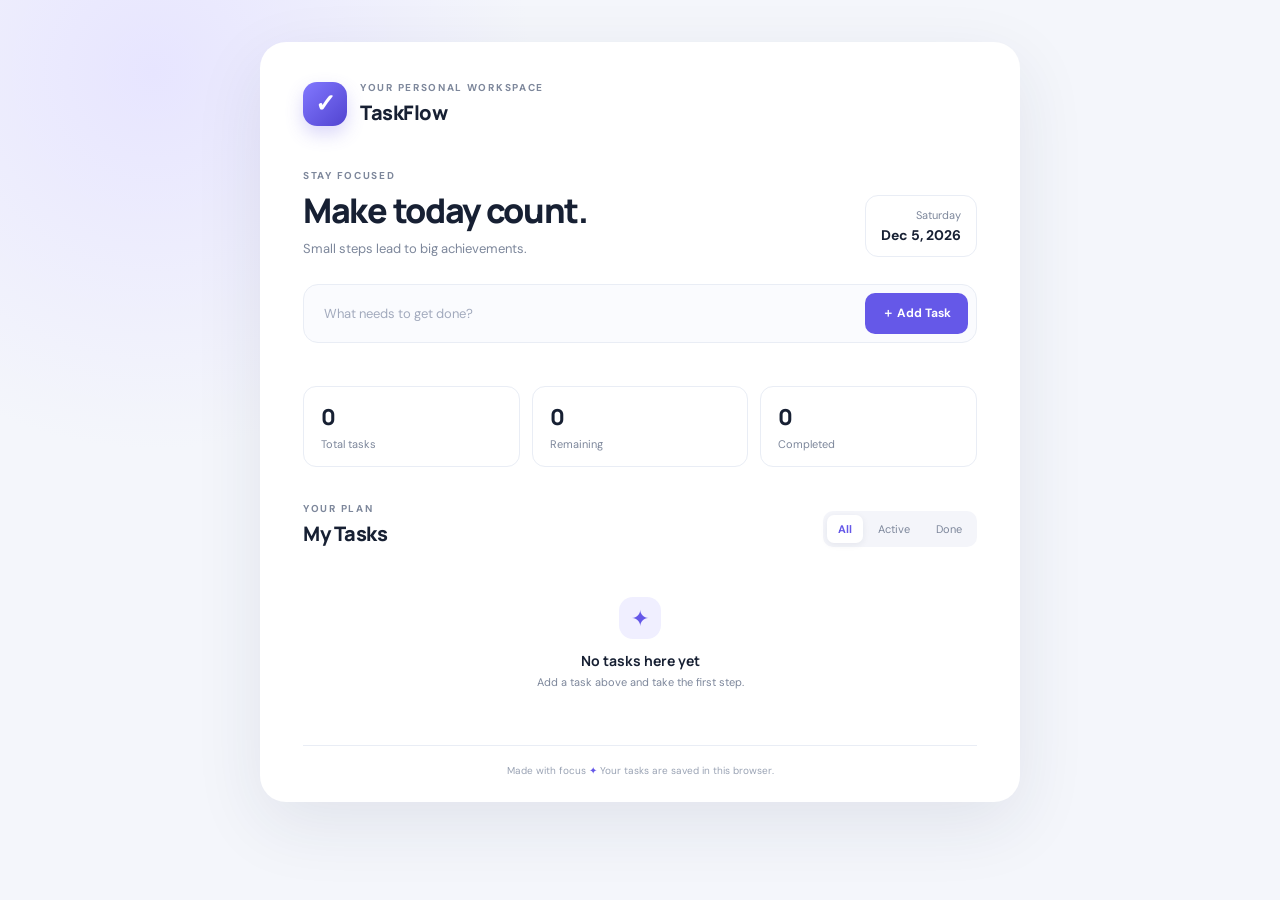
<file: Task-2-To-Do-List/index.html>
<!DOCTYPE html>
<html lang="en">
<head>
  <meta charset="UTF-8">
  <meta name="viewport" content="width=device-width, initial-scale=1.0">
  <meta name="description" content="A clean and responsive To-Do List app built with HTML, CSS and JavaScript.">
  <title>TaskFlow | To-Do List</title>
  <link rel="stylesheet" href="style.css">
</head>
<body>
  <main class="app">
    <header class="header">
      <div class="brand-mark">✓</div>
      <div>
        <p class="eyebrow">YOUR PERSONAL WORKSPACE</p>
        <h1>TaskFlow</h1>
      </div>
    </header>

    <section class="welcome">
      <div>
        <p class="eyebrow">STAY FOCUSED</p>
        <h2>Make today count.</h2>
        <p class="subheading">Small steps lead to big achievements.</p>
      </div>
      <div class="date-card">
        <span id="dayName">Today</span>
        <strong id="todayDate"></strong>
      </div>
    </section>

    <section class="composer" aria-label="Add a task">
      <label class="sr-only" for="taskInput">Enter a task</label>
      <input id="taskInput" type="text" maxlength="120" placeholder="What needs to get done?" autocomplete="off">
      <button id="addButton" class="primary-button" type="button">＋ Add Task</button>
    </section>
    <p id="formMessage" class="form-message" role="status"></p>

    <section class="summary" aria-label="Task summary">
      <div class="summary-item"><span class="summary-number" id="totalCount">0</span><span>Total tasks</span></div>
      <div class="summary-item"><span class="summary-number" id="activeCount">0</span><span>Remaining</span></div>
      <div class="summary-item"><span class="summary-number" id="completedCount">0</span><span>Completed</span></div>
    </section>

    <section class="list-section">
      <div class="list-heading">
        <div>
          <p class="eyebrow">YOUR PLAN</p>
          <h2>My Tasks</h2>
        </div>
        <div class="filters" role="group" aria-label="Filter tasks">
          <button class="filter active" data-filter="all" type="button">All</button>
          <button class="filter" data-filter="active" type="button">Active</button>
          <button class="filter" data-filter="completed" type="button">Done</button>
        </div>
      </div>
      <ul id="taskList" class="task-list"></ul>
      <div id="emptyState" class="empty-state">
        <div class="empty-icon">✦</div>
        <h3>No tasks here yet</h3>
        <p>Add a task above and take the first step.</p>
      </div>
    </section>

    <footer>Made with focus <span>✦</span> Your tasks are saved in this browser.</footer>
  </main>
  <script src="script.js"></script>
</body>
</html>
</file>
<file: Task-2-To-Do-List/style.css>
@import url('https://fonts.googleapis.com/css2?family=DM+Sans:wght@400;500;600;700&family=Manrope:wght@500;600;700;800&display=swap');

:root {
  --bg: #f4f6fb;
  --surface: #ffffff;
  --text: #172033;
  --muted: #7d879b;
  --line: #e9edf5;
  --accent: #6558e8;
  --accent-dark: #5144d0;
  --green: #1caa79;
  --shadow: 0 22px 70px rgba(31, 43, 75, .09);
}
* { box-sizing: border-box; }
body {
  margin: 0; min-height: 100vh; padding: 42px 18px;
  background: radial-gradient(circle at 12% 8%, #e7e5ff 0, transparent 27%), var(--bg);
  color: var(--text); font-family: 'DM Sans', sans-serif;
}
button, input { font: inherit; }
.app {
  width: min(100%, 760px); margin: 0 auto; padding: 38px 42px 24px;
  background: var(--surface); border: 1px solid rgba(255,255,255,.8);
  border-radius: 26px; box-shadow: var(--shadow);
}
.header { display: flex; align-items: center; gap: 13px; }
.brand-mark {
  width: 44px; height: 44px; display: grid; place-items: center; border-radius: 14px;
  color: white; background: linear-gradient(135deg, #8278ff, #5144d0);
  font-size: 25px; font-weight: 700; box-shadow: 0 8px 18px #6558e83d;
}
.eyebrow { margin: 0 0 5px; color: var(--muted); font-size: 10px; font-weight: 700; letter-spacing: 1.7px; }
h1, h2, h3, p { margin-top: 0; }
h1 { margin: 0; font: 800 20px 'Manrope', sans-serif; letter-spacing: -.5px; }
.welcome { display: flex; justify-content: space-between; align-items: end; gap: 20px; margin: 43px 0 27px; }
.welcome h2 { margin: 0 0 7px; font: 800 clamp(26px, 5vw, 34px) 'Manrope', sans-serif; letter-spacing: -1.3px; }
.subheading { margin: 0; color: var(--muted); font-size: 13px; }
.date-card { min-width: 112px; padding: 12px 15px; border: 1px solid var(--line); border-radius: 13px; text-align: right; }
.date-card span, .date-card strong { display: block; }
.date-card span { color: var(--muted); font-size: 11px; }
.date-card strong { margin-top: 4px; font-size: 14px; }
.composer { display: flex; gap: 10px; padding: 8px; border: 1px solid var(--line); border-radius: 15px; background: #fafbfe; }
.composer input { min-width: 0; flex: 1; padding: 0 12px; border: 0; outline: 0; background: transparent; color: var(--text); font-size: 13px; }
.composer input::placeholder { color: #a2aabd; }
.primary-button { border: 0; border-radius: 10px; padding: 12px 17px; background: var(--accent); color: white; font-size: 12px; font-weight: 700; cursor: pointer; transition: .2s; }
.primary-button:hover { background: var(--accent-dark); transform: translateY(-1px); }
.form-message { min-height: 17px; margin: 7px 2px 0; color: #d45c5c; font-size: 11px; }
.summary { display: grid; grid-template-columns: repeat(3, 1fr); gap: 12px; margin: 19px 0 35px; }
.summary-item { display: flex; flex-direction: column; gap: 5px; padding: 15px 17px; border: 1px solid var(--line); border-radius: 13px; }
.summary-number { font: 800 22px 'Manrope', sans-serif; }
.summary-item span:last-child { color: var(--muted); font-size: 11px; }
.list-heading { display: flex; justify-content: space-between; align-items: end; gap: 14px; margin-bottom: 16px; }
.list-heading h2 { margin: 0; font: 800 20px 'Manrope', sans-serif; letter-spacing: -.5px; }
.filters { display: flex; gap: 4px; padding: 4px; border-radius: 10px; background: #f4f5fa; }
.filter { border: 0; padding: 7px 11px; border-radius: 7px; background: transparent; color: var(--muted); font-size: 11px; cursor: pointer; }
.filter.active { background: white; color: var(--accent); font-weight: 700; box-shadow: 0 2px 7px #1e2a4a12; }
.task-list { display: grid; gap: 9px; margin: 0; padding: 0; list-style: none; }
.task-item { display: flex; align-items: center; gap: 12px; padding: 13px 13px; border: 1px solid var(--line); border-radius: 12px; animation: appear .2s ease; }
@keyframes appear { from { opacity: 0; transform: translateY(5px); } to { opacity: 1; transform: translateY(0); } }
.task-check { width: 19px; height: 19px; flex: 0 0 auto; accent-color: var(--green); cursor: pointer; }
.task-text { flex: 1; min-width: 0; overflow-wrap: anywhere; font-size: 13px; line-height: 1.5; }
.task-item.completed .task-text { color: #a0a8b7; text-decoration: line-through; }
.task-actions { display: flex; gap: 5px; }
.icon-button { width: 31px; height: 31px; border: 0; border-radius: 8px; background: #f5f6fb; color: #737d92; cursor: pointer; font-size: 14px; }
.icon-button:hover { background: #eeedff; color: var(--accent); }
.icon-button.delete:hover { background: #fff0f0; color: #d9535e; }
.empty-state { padding: 34px 15px 28px; text-align: center; }
.empty-icon { display: grid; place-items: center; width: 42px; height: 42px; margin: 0 auto 12px; border-radius: 14px; background: #f0efff; color: var(--accent); font-size: 22px; }
.empty-state h3 { margin: 0 0 5px; font: 700 14px 'Manrope', sans-serif; }
.empty-state p { margin: 0; color: var(--muted); font-size: 11px; }
footer { margin-top: 28px; padding-top: 18px; border-top: 1px solid var(--line); color: #9aa3b4; text-align: center; font-size: 10px; }
footer span { color: var(--accent); }
.sr-only { position: absolute; width: 1px; height: 1px; padding: 0; margin: -1px; overflow: hidden; clip: rect(0,0,0,0); white-space: nowrap; border: 0; }
@media (max-width: 560px) {
  body { padding: 14px 10px; }
  .app { padding: 25px 18px 20px; border-radius: 19px; }
  .welcome { align-items: start; flex-direction: column; margin-top: 34px; }
  .date-card { text-align: left; }
  .composer { flex-direction: column; }
  .composer input { min-height: 42px; }
  .primary-button { width: 100%; }
  .summary { gap: 7px; }
  .summary-item { padding: 12px 10px; }
  .summary-number { font-size: 19px; }
  .summary-item span:last-child { font-size: 10px; }
  .list-heading { align-items: start; flex-direction: column; }
  .filters { align-self: stretch; }
  .filter { flex: 1; }
}
</file>
